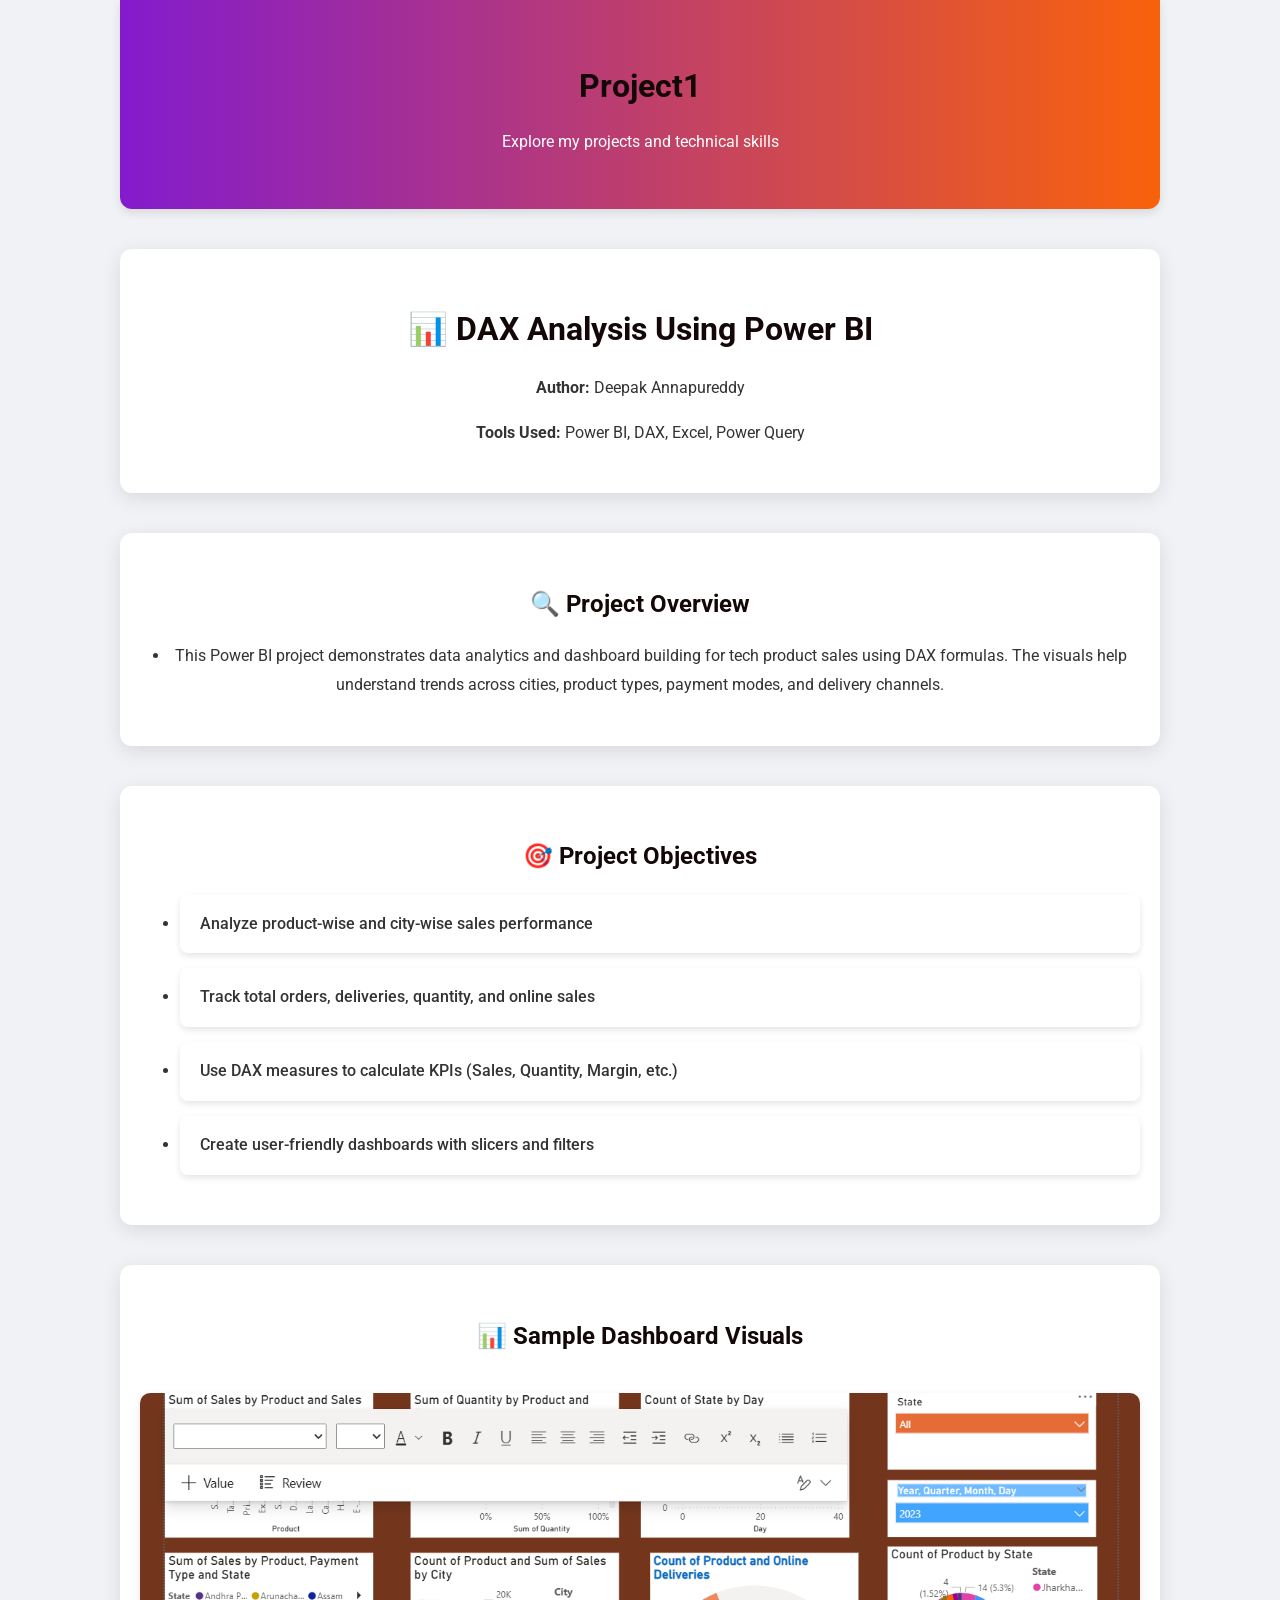
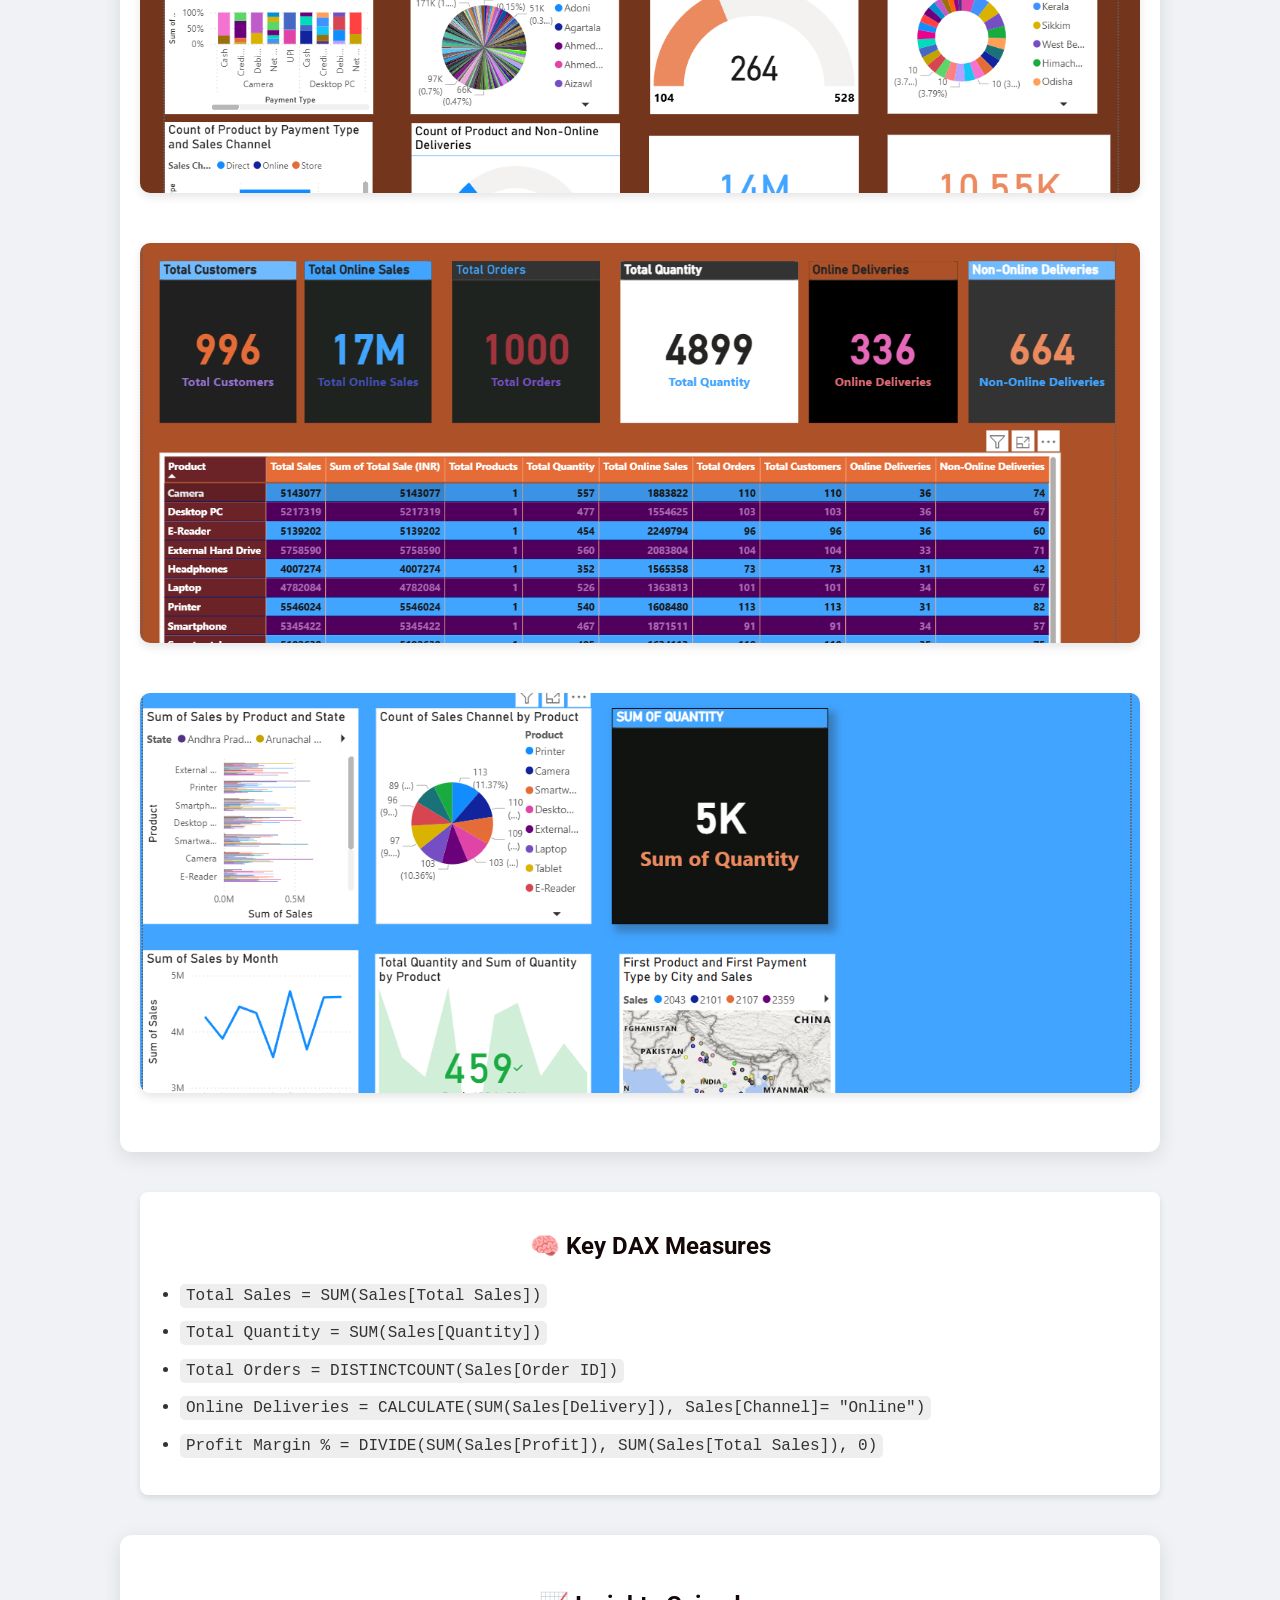
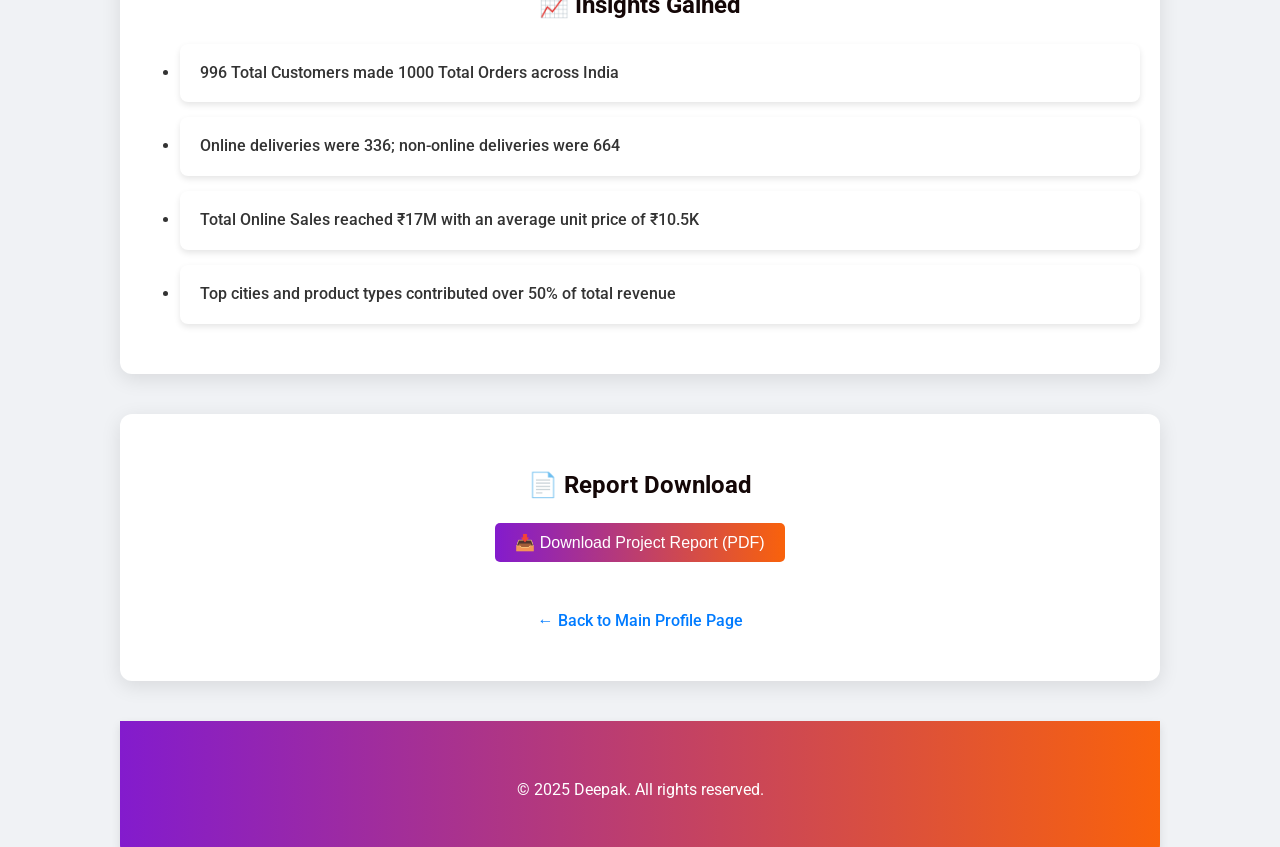
<file: project1.html>
<!doctype html>
<html lang="en">
  <head>
    <meta charset="UTF-8" />
    <meta name="viewport" content="width=device-width, initial-scale=1.0" />
    <title>DAX Analysis Using Power BI - Deepak</title>
    <link
      href="https://fonts.googleapis.com/css2?family=Roboto:wght@300;400;700&display=swap"
      rel="stylesheet"
    />
    <style>
      body {
        display: inline-flex;
        font-family: "Roboto", sans-serif;
        background-color: #f0f2f5;
        color: #333;
        line-height: 1.6;
        margin: 0;
        padding: 0;
        box-sizing: border-box;
        display: flex;
        flex-direction: column;
        align-items: center;
      }

      .project-container {
        max-width: 1000px;
        margin: 40px auto;
        background: #fff;
        padding: 30px 20px;
        border-radius: 12px;
        box-shadow: 0 5px 20px rgba(0, 0, 0, 0.1);
        line-height: 1.8;
      }
      .project-objectives li {
        list-style-type: disc;
        margin-left: 20px;
        background-color: #fff;
        padding: 15px 20px;
        margin-bottom: 15px;
        border-radius: 8px;
        box-shadow: 0 3px 6px rgba(0, 0, 0, 0.1);
        text-align: left;
        font-weight: 500;
      }
      .dax-analysis-report {
        list-style-type: disc;
        margin-left: 20px;
        background-color: #fff;
        padding: 15px 20px;
        margin-bottom: 15px;
        border-radius: 8px;
        box-shadow: 0 3px 6px rgba(0, 0, 0, 0.1);
        text-align: left;
        font-weight: 500;
      }
      h1,
      h2 {
        color: #140707;
        font-weight: 700;
        margin-bottom: 15px;
      }

      p {
        font-size: 16px;
        margin-bottom: 15px;
      }

      ul {
        padding-left: 20px;
        margin-bottom: 20px;
      }
      ol {
        padding-left: 20px;
        margin-bottom: 20px;
      }

      li {
        margin-bottom: 10px;
        list-style-type: disc;
        font-size: 16px;
      }

      code {
        background-color: #eee;
        padding: 3px 6px;
        border-radius: 5px;
        font-family: Consolas, monospace;
      }

      img {
        width: 100%;
        max-height: 400px;
        object-fit: cover;
        border-radius: 10px;
        margin: 20px 0;
        box-shadow: 0 4px 10px rgba(0, 0, 0, 0.1);
      }

      a {
        color: #007bff;
        font-weight: 500;
        text-decoration: none;
      }

      a:hover {
        color: #0056b3;
        text-decoration: underline;
      }

      button {
        padding: 10px 20px;
        background-image: linear-gradient(to right, #831bcd, #f9620b);
        border: none;
        color: #fff;
        font-size: 16px;
        border-radius: 5px;
        cursor: pointer;
      }

      button:hover {
        background-image: linear-gradient(to right, #f9620b, #831bcd);
      }

      .back-link {
        display: inline-block;
        margin-top: 30px;
        font-size: 16px;
        font-weight: bold;
      }

      header,
      footer {
        background: linear-gradient(to right, #831bcd, #f9620b);
        color: #fff;
        padding: 40px 0;
        text-align: center;
        width: 100%;
        border-radius: 0 0 12px 12px;
        box-shadow: 0 4px 10px rgba(0, 0, 0, 0.1);
      }

      @media only screen and (max-width: 768px) {
        .project-container {
          padding: 20px 10px;
        }

        img {
          max-height: 250px;
        }
      }
    </style>
  </head>

  <body>
    <center>
      <header>
        <h1>Project1</h1>
        <p>Explore my projects and technical skills</p>
      </header>

      <div class="project-container">
        <h1>📊 DAX Analysis Using Power BI</h1>
        <p><strong>Author:</strong> Deepak Annapureddy</p>
        <p><strong>Tools Used:</strong> Power BI, DAX, Excel, Power Query</p>
      </div>

      <div class="project-container">
        <h2>🔍 Project Overview</h2>
        <p style="text-align: left">
          <li>
            This Power BI project demonstrates data analytics and dashboard
            building for tech product sales using DAX formulas. The visuals help
            understand trends across cities, product types, payment modes, and
            delivery channels.
          </li>
        </p>
      </div>

      <div class="project-objectives project-container">
        <h2>🎯 Project Objectives</h2>
        <ul>
          <li>Analyze product-wise and city-wise sales performance</li>
          <li>Track total orders, deliveries, quantity, and online sales</li>
          <li>
            Use DAX measures to calculate KPIs (Sales, Quantity, Margin, etc.)
          </li>
          <li>Create user-friendly dashboards with slicers and filters</li>
        </ul>
      </div>

      <div class="project-container">
        <h2>📊 Sample Dashboard Visuals</h2>
        <img src="Main Dash board.png" alt="Dashboard Overview" />
        <img src="KPI.png" alt="Final Summary KPI Table" />
        <img src="Region.png" alt="Product Analysis Based on Region" />
      </div>

      <div class="dax-analysis-report">
        <h2><center>🧠 Key DAX Measures</center></h2>
        <ul>
          <li><code>Total Sales = SUM(Sales[Total Sales])</code></li>
          <li><code>Total Quantity = SUM(Sales[Quantity])</code></li>
          <li><code>Total Orders = DISTINCTCOUNT(Sales[Order ID])</code></li>
          <li>
            <code
              >Online Deliveries = CALCULATE(SUM(Sales[Delivery]),
              Sales[Channel]= "Online")</code
            >
          </li>
          <li>
            <code
              >Profit Margin % = DIVIDE(SUM(Sales[Profit]), SUM(Sales[Total
              Sales]), 0)</code
            >
          </li>
        </ul>
      </div>

      <div class="project-objectives project-container">
        <h2>📈 Insights Gained</h2>
        <ul>
          <li>996 Total Customers made 1000 Total Orders across India</li>
          <li>Online deliveries were 336; non-online deliveries were 664</li>
          <li>
            Total Online Sales reached ₹17M with an average unit price of ₹10.5K
          </li>
          <li>
            Top cities and product types contributed over 50% of total revenue
          </li>
        </ul>
      </div>

      <div class="project-container">
        <h2>📄 Report Download</h2>
        <p>
          <a
            href="https://1drv.ms/u/c/8c11ea2a6a79a48c/IQCRpccod6hVRLamNybdSEGWAWXRPaIxbjH9T1yzDRlZi2o?e=bbzyOn"
            download
          >
            <button type="button">📥 Download Project Report (PDF)</button>
          </a>
        </p>

        <p class="back-link">
          <a href="index.html">← Back to Main Profile Page</a>
        </p>
      </div>

      <footer>
        <p>&copy; 2025 Deepak. All rights reserved.</p>
      </footer>
    </center>
  </body>
</html>
</file>
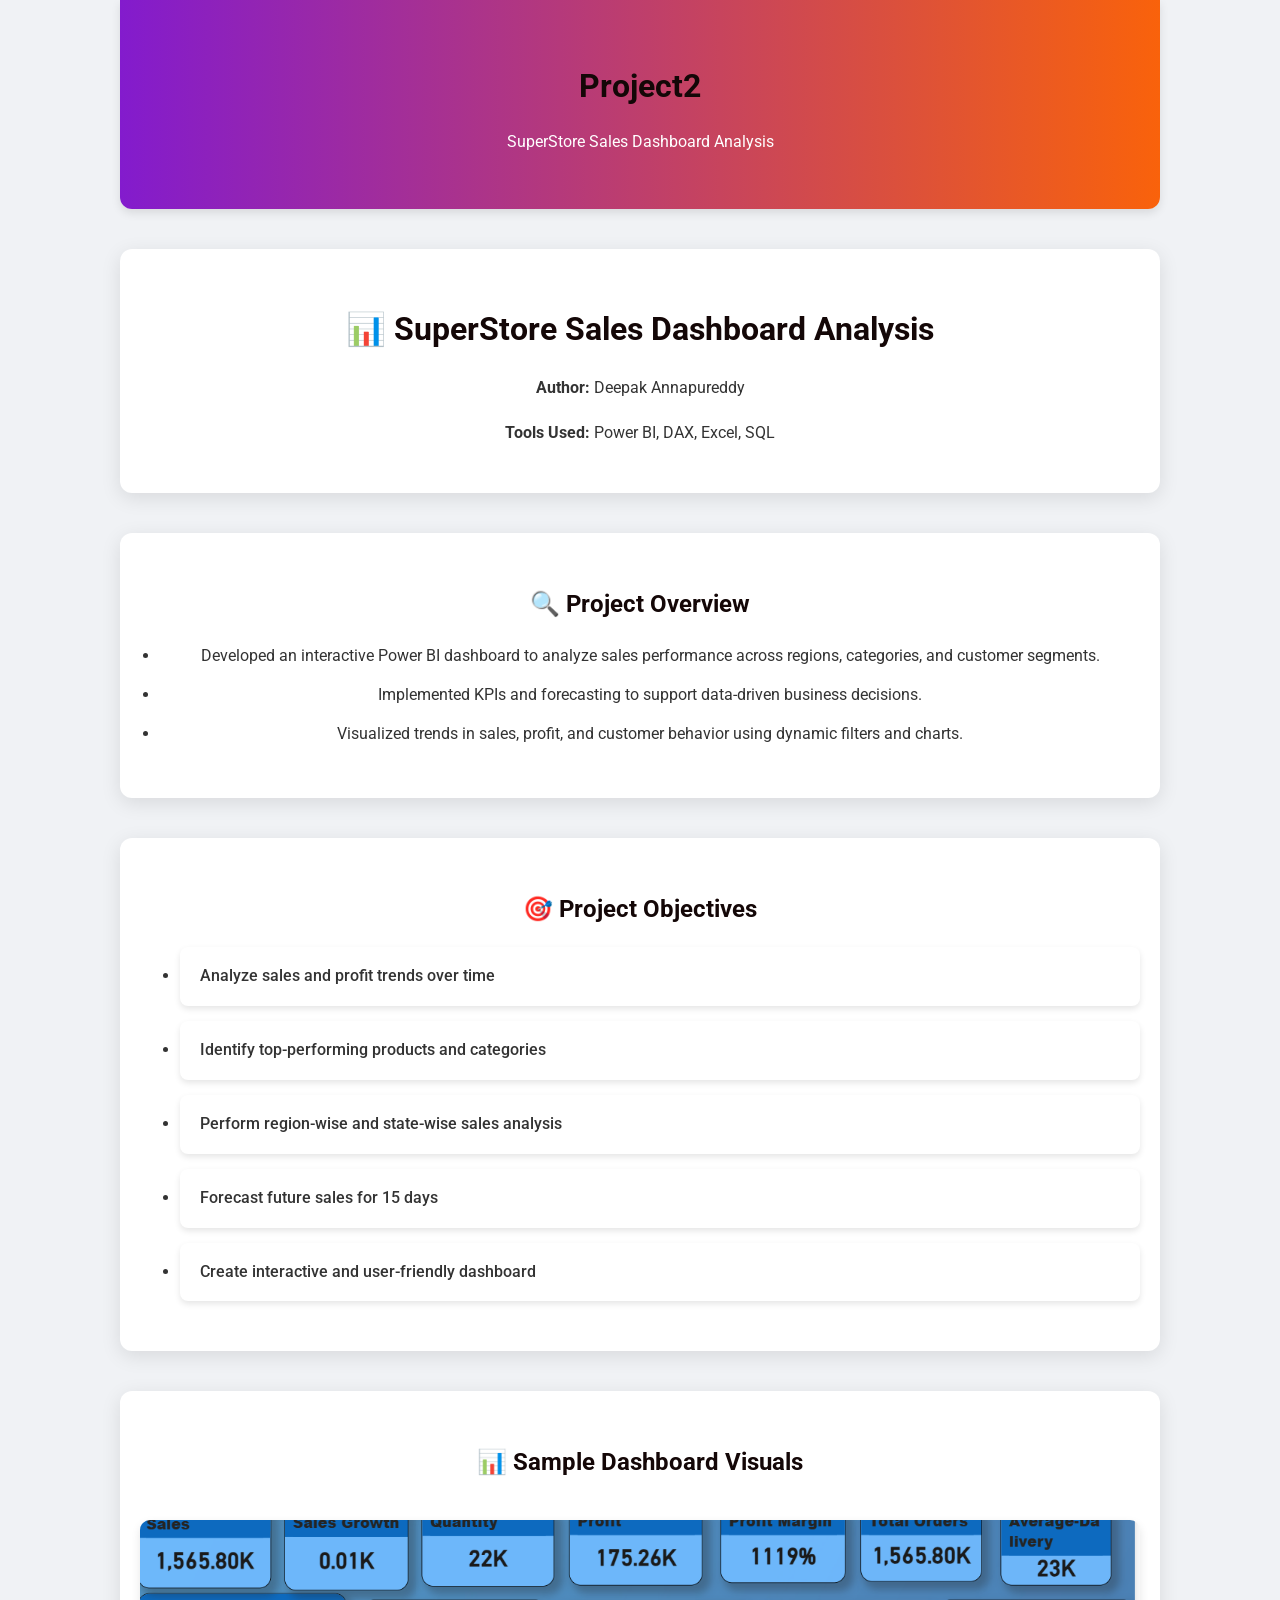
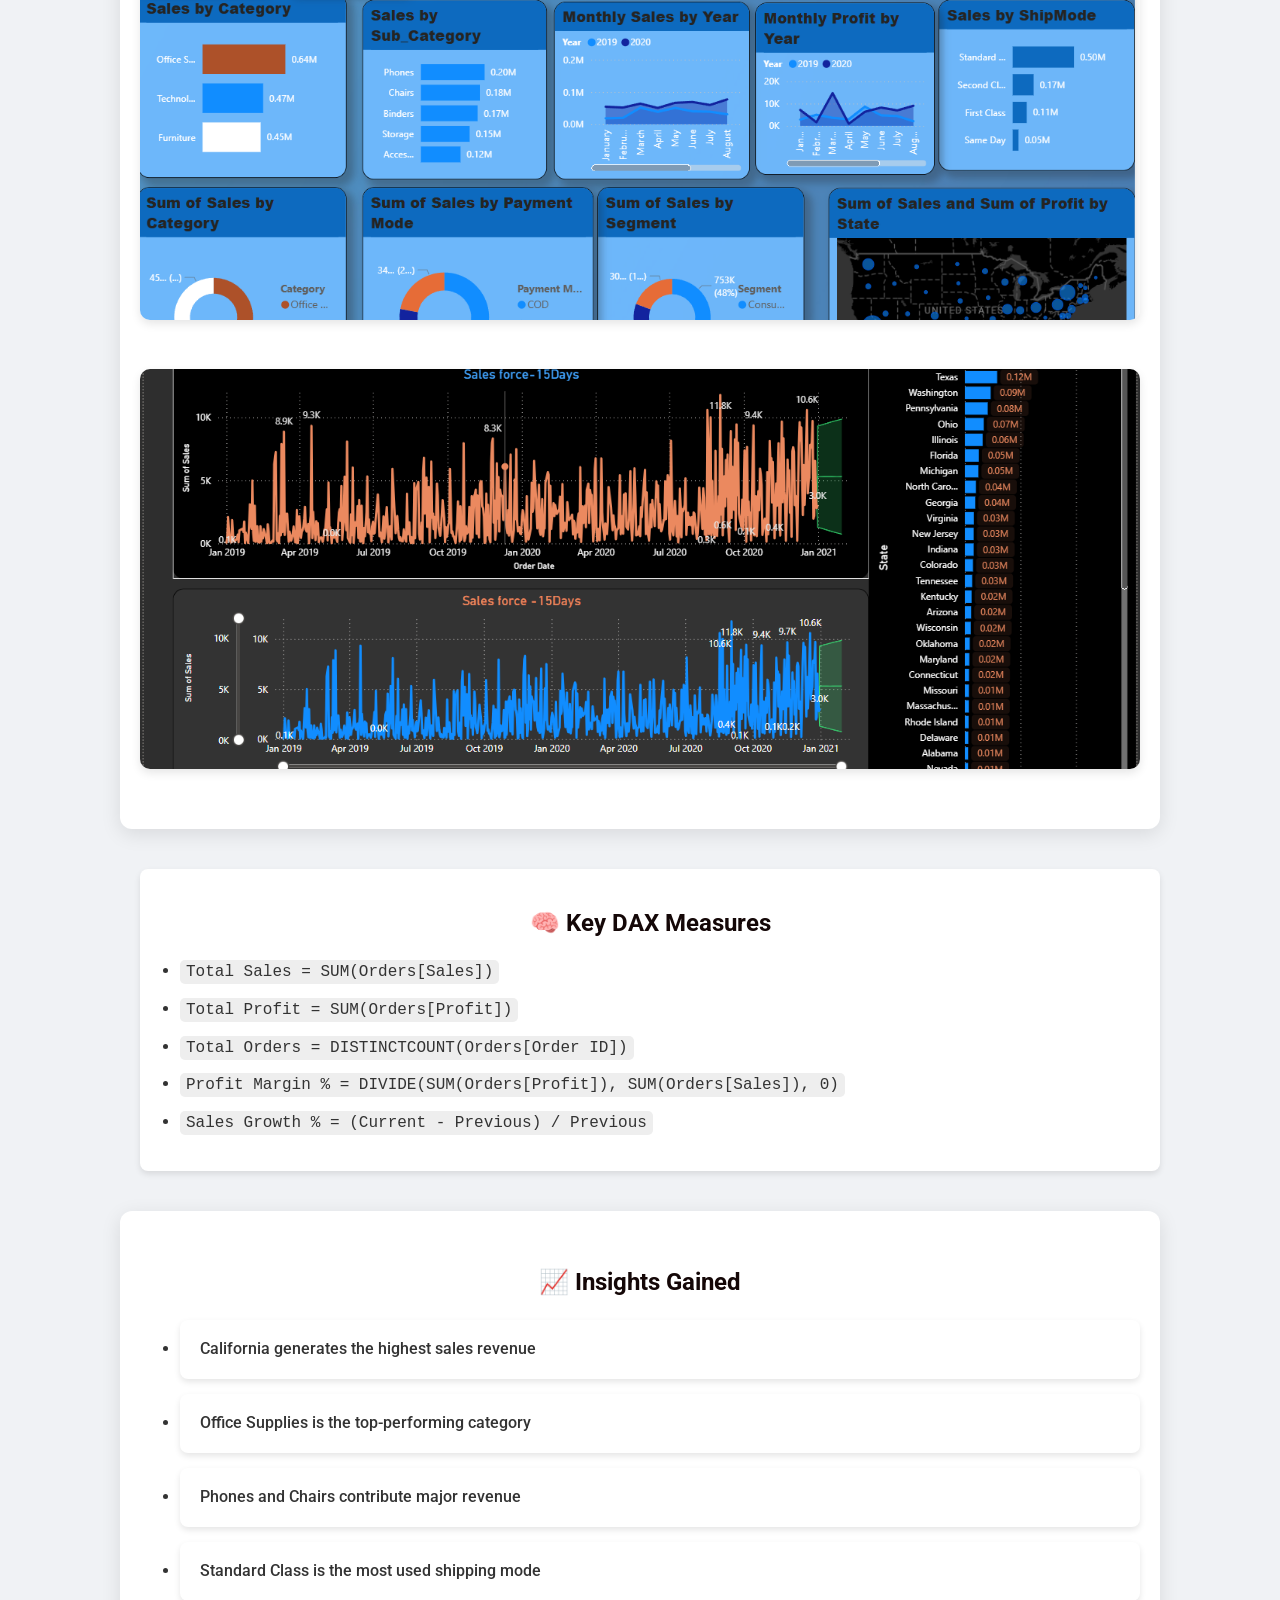
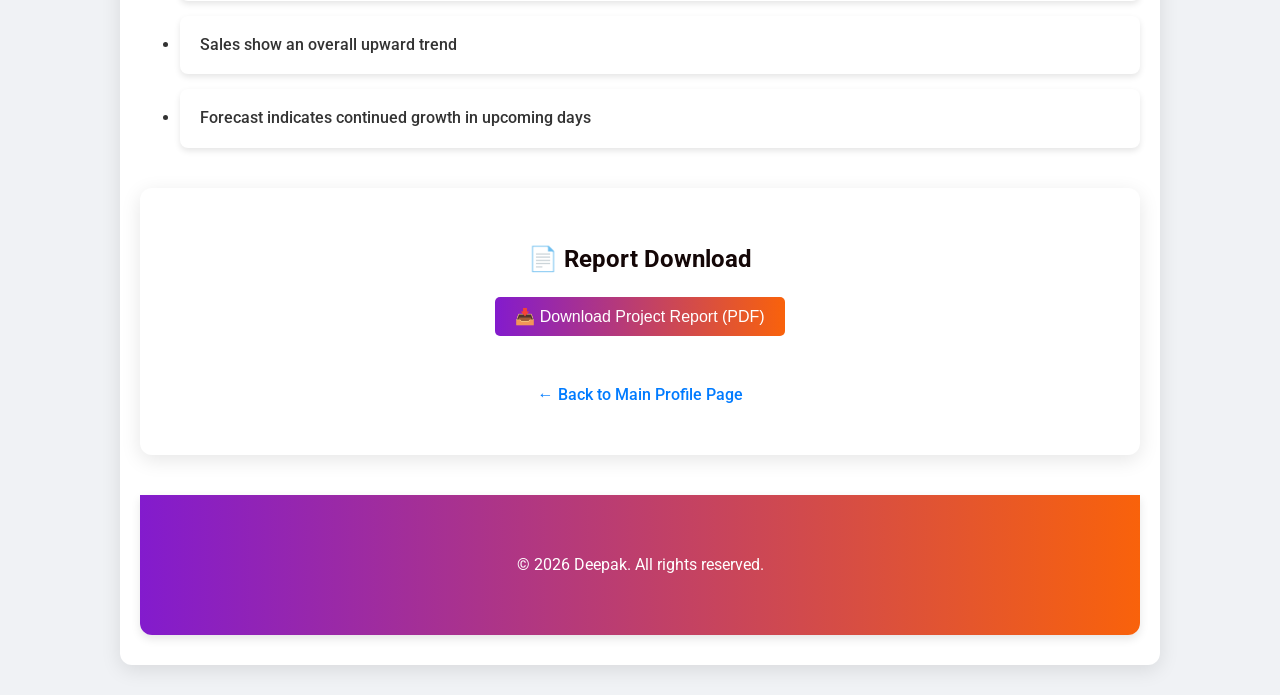
<file: project2.html>
<!doctype html>
<html lang="en">
  <head>
    <meta charset="UTF-8" />
    <meta name="viewport" content="width=device-width, initial-scale=1.0" />
    <title>SuperStore Sales Dashboard - Deepak</title>
    <link
      href="https://fonts.googleapis.com/css2?family=Roboto:wght@300;400;700&display=swap"
      rel="stylesheet"
    />
    <style>
      body {
        display: inline-flex;
        font-family: "Roboto", sans-serif;
        background-color: #f0f2f5;
        color: #333;
        line-height: 1.6;
        margin: 0;
        padding: 0;
        box-sizing: border-box;
        display: flex;
        flex-direction: column;
        align-items: center;
      }

      .project-container {
        max-width: 1000px;
        margin: 40px auto;
        background: #fff;
        padding: 30px 20px;
        border-radius: 12px;
        box-shadow: 0 5px 20px rgba(0, 0, 0, 0.1);
        line-height: 1.8;
      }
      .project-objectives li {
        list-style-type: disc;
        margin-left: 20px;
        background-color: #fff;
        padding: 15px 20px;
        margin-bottom: 15px;
        border-radius: 8px;
        box-shadow: 0 3px 6px rgba(0, 0, 0, 0.1);
        text-align: left;
        font-weight: 500;
      }
      .dax-analysis-report {
        list-style-type: disc;
        margin-left: 20px;
        background-color: #fff;
        padding: 15px 20px;
        margin-bottom: 15px;
        border-radius: 8px;
        box-shadow: 0 3px 6px rgba(0, 0, 0, 0.1);
        text-align: left;
        font-weight: 500;
      }
      h1,
      h2 {
        color: #140707;
        font-weight: 700;
        margin-bottom: 15px;
      }

      p {
        font-size: 16px;
        margin-bottom: 15px;
      }

      ul {
        padding-left: 20px;
        margin-bottom: 20px;
      }
      ol {
        padding-left: 20px;
        margin-bottom: 20px;
      }

      li {
        margin-bottom: 10px;
        list-style-type: disc;
        font-size: 16px;
      }

      code {
        background-color: #eee;
        padding: 3px 6px;
        border-radius: 5px;
        font-family: Consolas, monospace;
      }

      img {
        width: 100%;
        max-height: 400px;
        object-fit: cover;
        border-radius: 10px;
        margin: 20px 0;
        box-shadow: 0 4px 10px rgba(0, 0, 0, 0.1);
      }

      a {
        color: #007bff;
        font-weight: 500;
        text-decoration: none;
      }

      a:hover {
        color: #0056b3;
        text-decoration: underline;
      }

      button {
        padding: 10px 20px;
        background-image: linear-gradient(to right, #831bcd, #f9620b);
        border: none;
        color: #fff;
        font-size: 16px;
        border-radius: 5px;
        cursor: pointer;
      }

      button:hover {
        background-image: linear-gradient(to right, #f9620b, #831bcd);
      }

      .back-link {
        display: inline-block;
        margin-top: 30px;
        font-size: 16px;
        font-weight: bold;
      }

      header,
      footer {
        background: linear-gradient(to right, #831bcd, #f9620b);
        color: #fff;
        padding: 40px 0;
        text-align: center;
        width: 100%;
        border-radius: 0 0 12px 12px;
        box-shadow: 0 4px 10px rgba(0, 0, 0, 0.1);
      }

      @media only screen and (max-width: 768px) {
        .project-container {
          padding: 20px 10px;
        }

        img {
          max-height: 250px;
        }
      }
    </style>
  </head>

  <body>
    <center>
      <header>
        <h1>Project2</h1>
        <p>SuperStore Sales Dashboard Analysis</p>
      </header>

      <div class="project-container">
        <h1>📊 SuperStore Sales Dashboard Analysis</h1>
        <p><strong>Author:</strong> Deepak Annapureddy</p>
        <p><strong>Tools Used:</strong> Power BI, DAX, Excel, SQL</p>
      </div>

      <div class="project-container">
        <h2>🔍 Project Overview</h2>
        <p style="text-align: left">
         <ul>
        <li>
          Developed an interactive Power BI dashboard to analyze sales
          performance across regions, categories, and customer segments.
        </li>
        <li>
          Implemented KPIs and forecasting to support data-driven business
          decisions.
        </li>
        <li>
          Visualized trends in sales, profit, and customer behavior using
          dynamic filters and charts.
        </li>
      </ul>
    </div>
        </p>
      </div>

      <div class="project-objectives project-container">
        <h2>🎯 Project Objectives</h2>
         <ul>
        <li>Analyze sales and profit trends over time</li>
        <li>Identify top-performing products and categories</li>
        <li>Perform region-wise and state-wise sales analysis</li>
        <li>Forecast future sales for 15 days</li>
        <li>Create interactive and user-friendly dashboard</li>
      </ul>
      </div>

      <div class="project-container">
        <h2>📊 Sample Dashboard Visuals</h2>
        <img src="Dashboard.png" alt="Dashboard Overview" />
        <img
          src="forecast.png"
          alt="Sales Forecasting"
        />
       
      </div>

      <div class="dax-analysis-report">
        <h2><center>🧠 Key DAX Measures</center></h2>
         <ul>
        <li><code>Total Sales = SUM(Orders[Sales])</code></li>
        <li><code>Total Profit = SUM(Orders[Profit])</code></li>
        <li><code>Total Orders = DISTINCTCOUNT(Orders[Order ID])</code></li>
        <li>
          <code
            >Profit Margin % = DIVIDE(SUM(Orders[Profit]), SUM(Orders[Sales]),
            0)</code
          >
        </li>
        <li>
          <code>Sales Growth % = (Current - Previous) / Previous</code>
        </li>
      </ul>
      </div>

      <div class="project-objectives project-container">
        <h2>📈 Insights Gained</h2>
        <ul>
        <li>California generates the highest sales revenue</li>
        <li>Office Supplies is the top-performing category</li>
        <li>Phones and Chairs contribute major revenue</li>
        <li>Standard Class is the most used shipping mode</li>
        <li>Sales show an overall upward trend</li>
        <li>Forecast indicates continued growth in upcoming days</li>
      </ul
      </div>

      <div class="project-container">
        <h2>📄 Report Download</h2>
        <p>
          <a
            href="https://1drv.ms/u/c/8c11ea2a6a79a48c/IQCoFW3vMDZWSr3YVrxfTQKiAYfSz9x-iBvVs4qjJ1GYzMg?e=udRVRK"
            download
          >
            <button type="button">📥 Download Project Report (PDF)</button>
          </a>
        </p>

        <p class="back-link">
          <a href="index.html">← Back to Main Profile Page</a>
        </p>
      </div>

      <footer>
        <p>&copy; 2026 Deepak. All rights reserved.</p>
      </footer>
    </center>
  </body>
</html>
</file>
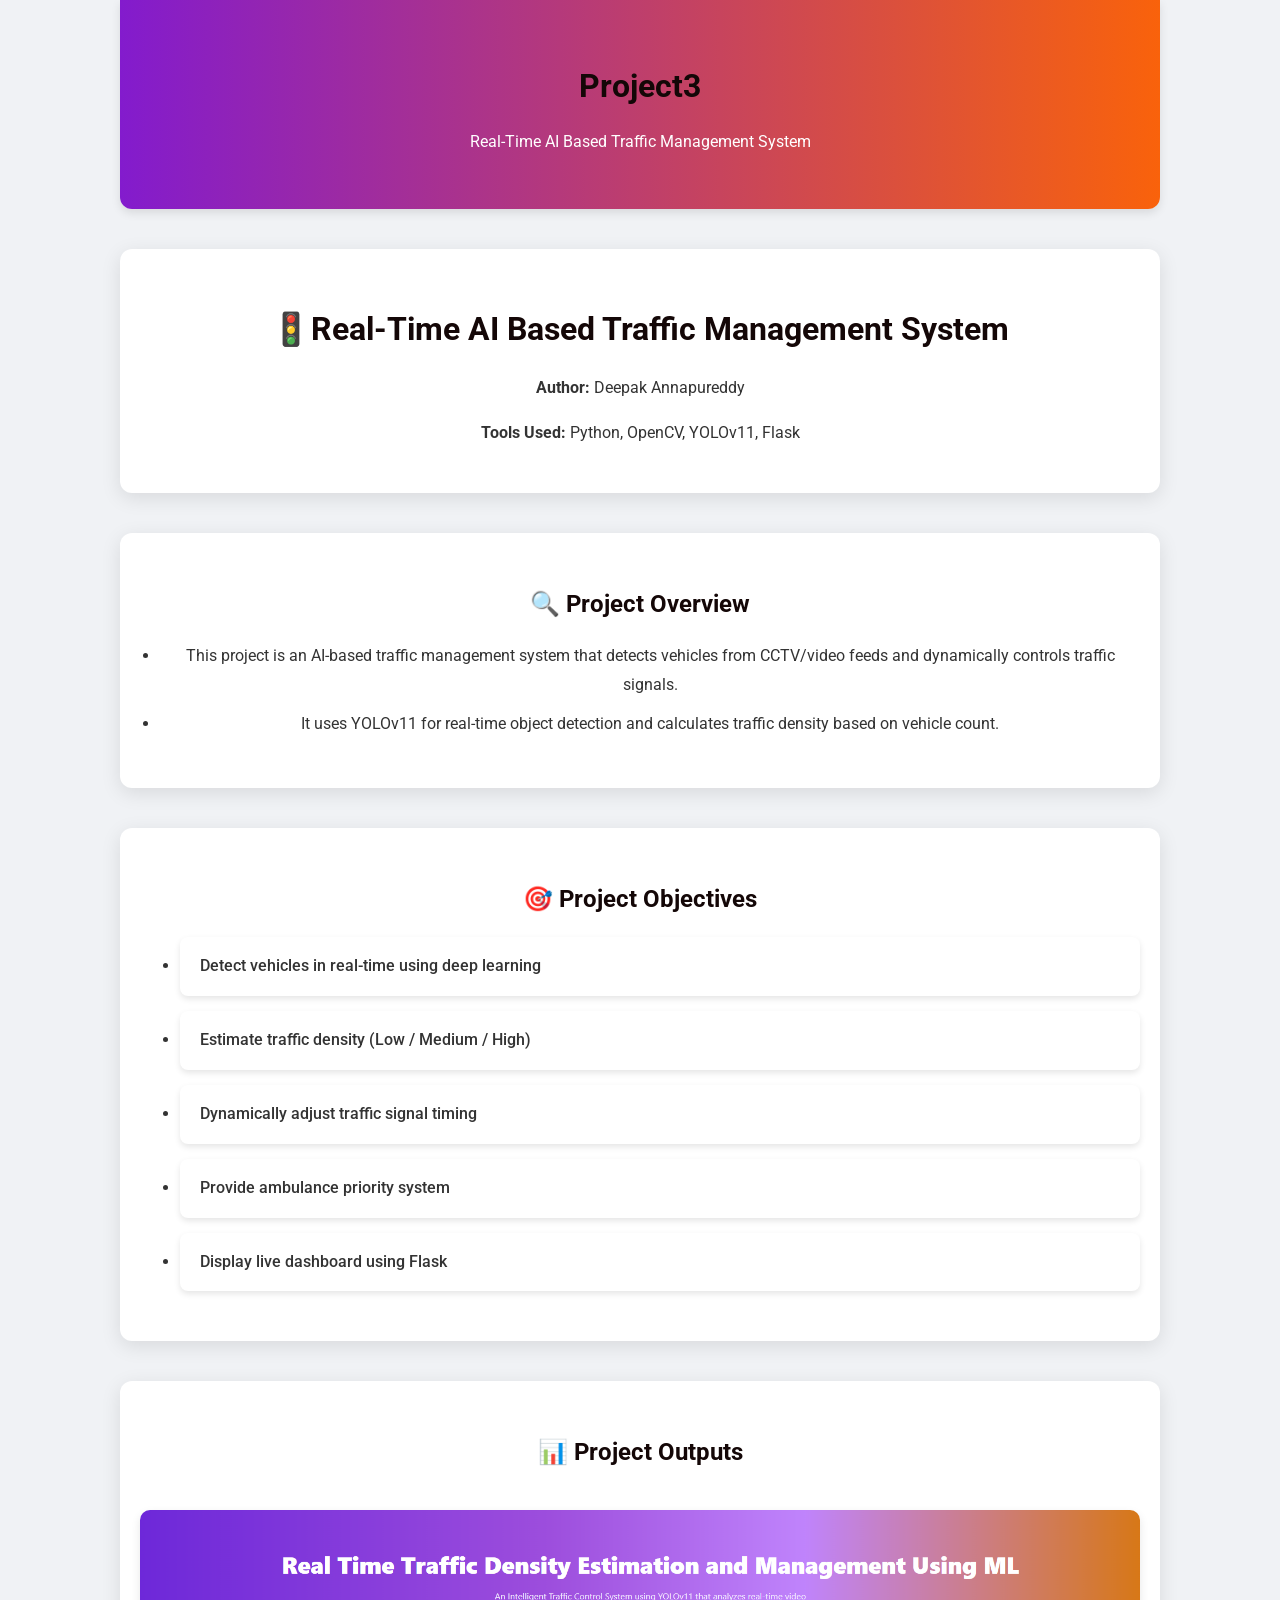
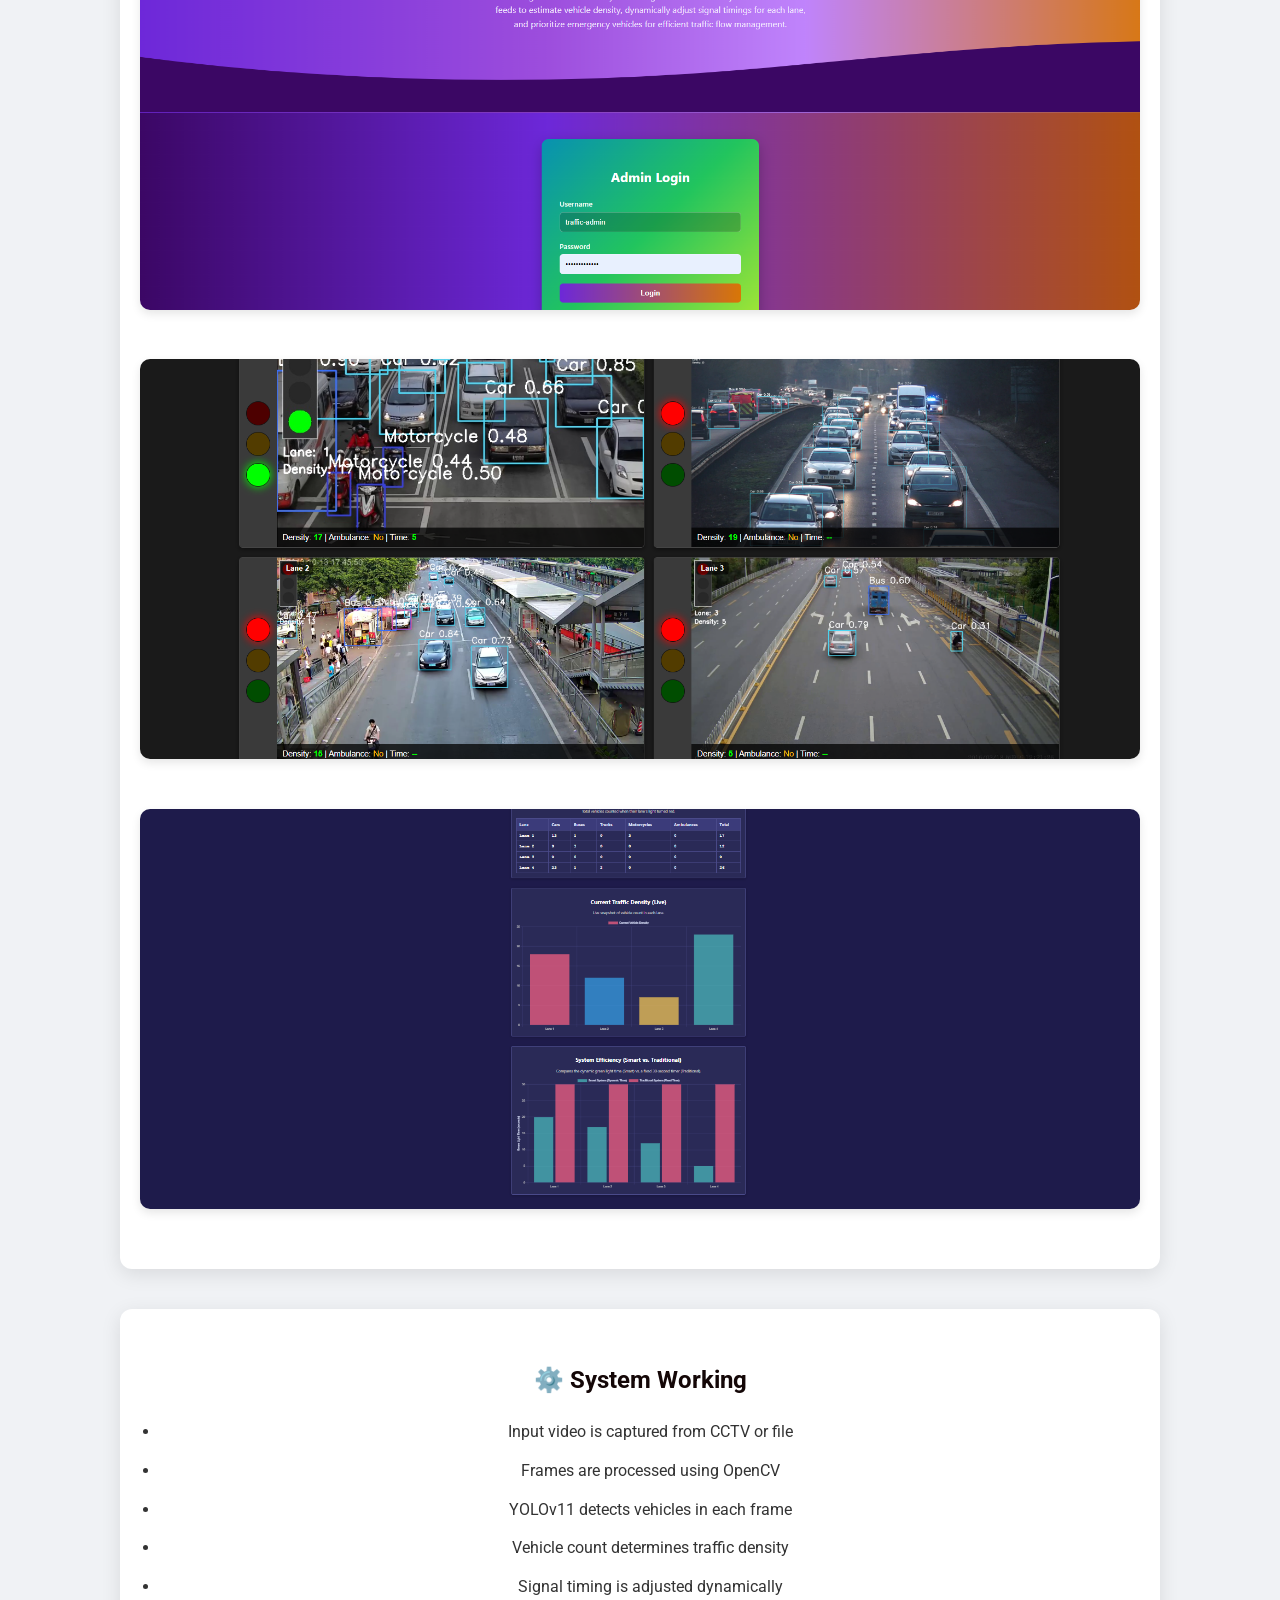
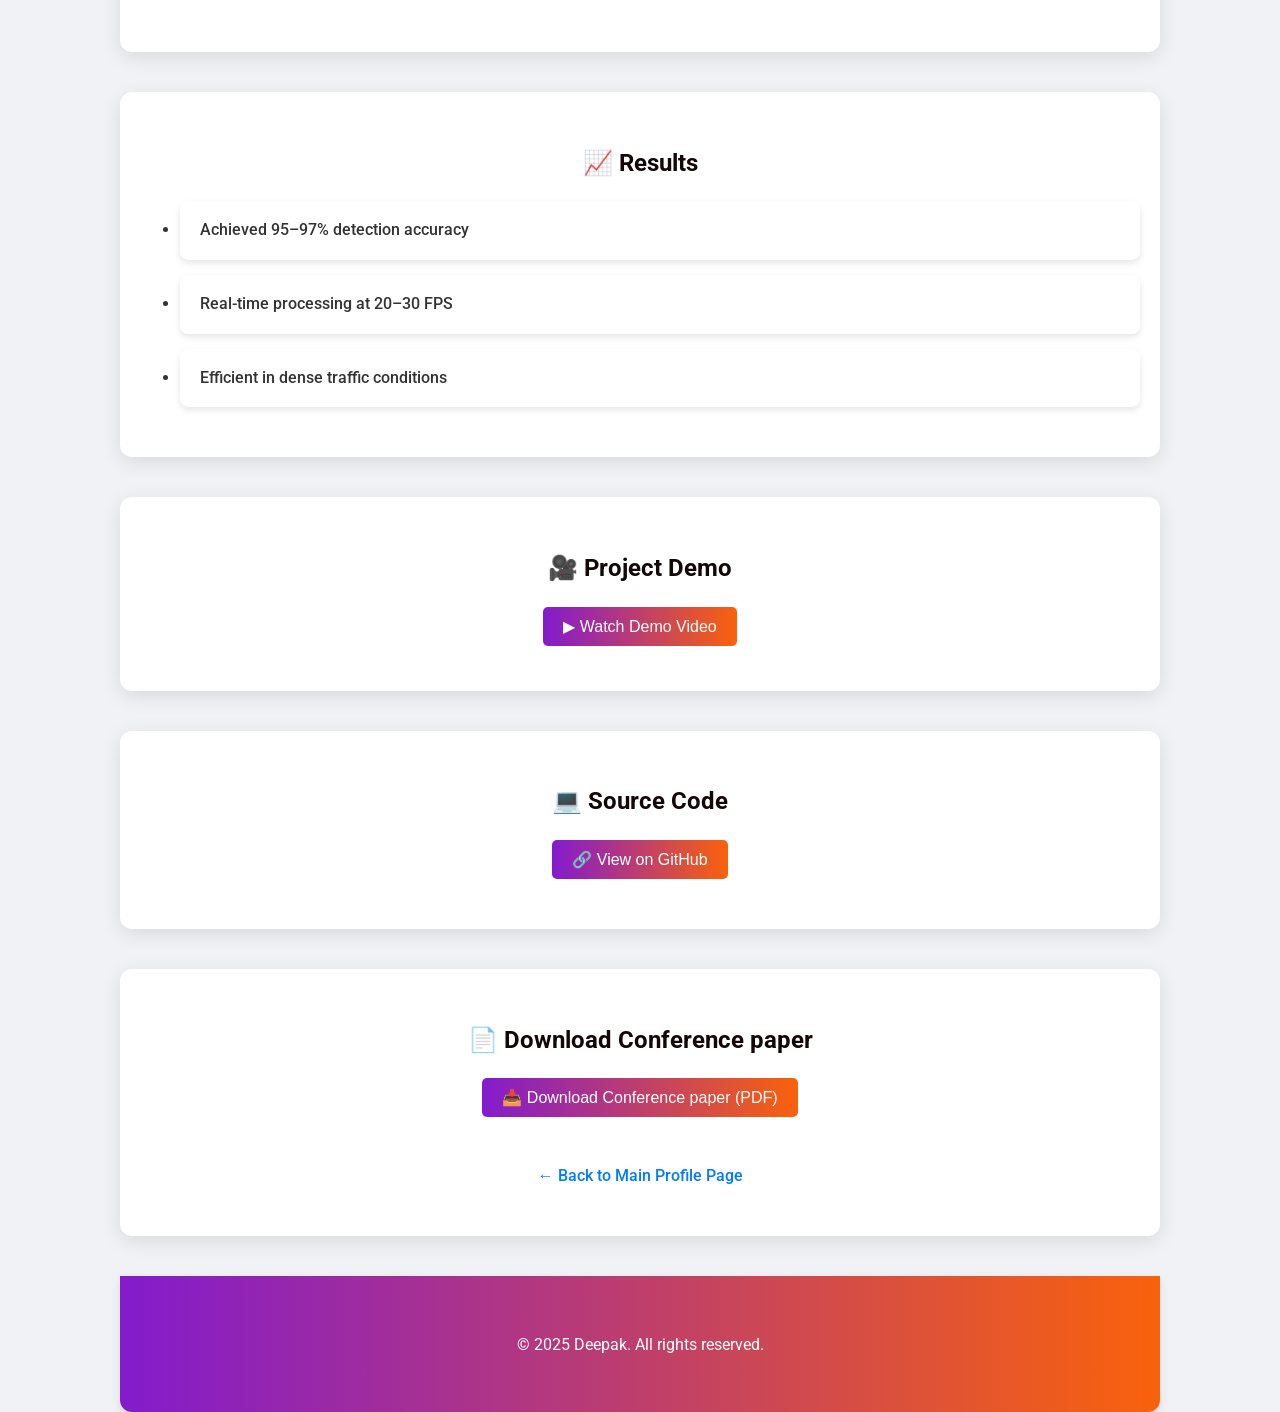
<file: project3.html>
<!doctype html>
<html lang="en">
  <head>
    <meta charset="UTF-8" />
    <meta name="viewport" content="width=device-width, initial-scale=1.0" />
    <title>Traffic Density Estimation - Deepak</title>
    <link
      href="https://fonts.googleapis.com/css2?family=Roboto:wght@300;400;700&display=swap"
      rel="stylesheet"
    />
    <style>
      body {
        display: inline-flex;
        font-family: "Roboto", sans-serif;
        background-color: #f0f2f5;
        color: #333;
        line-height: 1.6;
        margin: 0;
        padding: 0;
        box-sizing: border-box;
        display: flex;
        flex-direction: column;
        align-items: center;
      }

      .project-container {
        max-width: 1000px;
        margin: 40px auto;
        background: #fff;
        padding: 30px 20px;
        border-radius: 12px;
        box-shadow: 0 5px 20px rgba(0, 0, 0, 0.1);
        line-height: 1.8;
      }
      .project-objectives li {
        list-style-type: disc;
        margin-left: 20px;
        background-color: #fff;
        padding: 15px 20px;
        margin-bottom: 15px;
        border-radius: 8px;
        box-shadow: 0 3px 6px rgba(0, 0, 0, 0.1);
        text-align: left;
        font-weight: 500;
      }
      .dax-analysis-report {
        list-style-type: disc;
        margin-left: 20px;
        background-color: #fff;
        padding: 15px 20px;
        margin-bottom: 15px;
        border-radius: 8px;
        box-shadow: 0 3px 6px rgba(0, 0, 0, 0.1);
        text-align: left;
        font-weight: 500;
      }
      h1,
      h2 {
        color: #140707;
        font-weight: 700;
        margin-bottom: 15px;
      }

      p {
        font-size: 16px;
        margin-bottom: 15px;
      }

      ul {
        padding-left: 20px;
        margin-bottom: 20px;
      }
      ol {
        padding-left: 20px;
        margin-bottom: 20px;
      }

      li {
        margin-bottom: 10px;
        list-style-type: disc;
        font-size: 16px;
      }

      code {
        background-color: #eee;
        padding: 3px 6px;
        border-radius: 5px;
        font-family: Consolas, monospace;
      }

      img {
        width: 100%;
        max-height: 400px;
        object-fit: cover;
        border-radius: 10px;
        margin: 20px 0;
        box-shadow: 0 4px 10px rgba(0, 0, 0, 0.1);
      }

      a {
        color: #007bff;
        font-weight: 500;
        text-decoration: none;
      }

      a:hover {
        color: #0056b3;
        text-decoration: underline;
      }

      button {
        padding: 10px 20px;
        background-image: linear-gradient(to right, #831bcd, #f9620b);
        border: none;
        color: #fff;
        font-size: 16px;
        border-radius: 5px;
        cursor: pointer;
      }

      button:hover {
        background-image: linear-gradient(to right, #f9620b, #831bcd);
      }

      .back-link {
        display: inline-block;
        margin-top: 30px;
        font-size: 16px;
        font-weight: bold;
      }

      header,
      footer {
        background: linear-gradient(to right, #831bcd, #f9620b);
        color: #fff;
        padding: 40px 0;
        text-align: center;
        width: 100%;
        border-radius: 0 0 12px 12px;
        box-shadow: 0 4px 10px rgba(0, 0, 0, 0.1);
      }

      @media only screen and (max-width: 768px) {
        .project-container {
          padding: 20px 10px;
        }

        img {
          max-height: 250px;
        }
      }
    </style>
  </head>

  <body>
    <center>
      <header>
        <h1>Project3</h1>
        <p>Real-Time AI Based Traffic Management System</p>
      </header>

      <div class="project-container">
        <h1>🚦Real-Time AI Based Traffic Management System</h1>
        <p><strong>Author:</strong> Deepak Annapureddy</p>
        <p><strong>Tools Used:</strong> Python, OpenCV, YOLOv11, Flask</p>
      </div>

      <div class="project-container">
        <h2>🔍 Project Overview</h2>
        <p style="text-align: left">
          <ul>
        <li>
          This project is an AI-based traffic management system that detects
          vehicles from CCTV/video feeds and dynamically controls traffic
          signals.
        </li>
        <li>
          It uses YOLOv11 for real-time object detection and calculates traffic
          density based on vehicle count.
        </li>
      </ul>
        </p>
      </div>

      <div class="project-objectives project-container">
        <h2>🎯 Project Objectives</h2>
       <ul>
        <li>Detect vehicles in real-time using deep learning</li>
        <li>Estimate traffic density (Low / Medium / High)</li>
        <li>Dynamically adjust traffic signal timing</li>
        <li>Provide ambulance priority system</li>
        <li>Display live dashboard using Flask</li>
      </ul>
      </div>

      <div class="project-container">
        <h2>📊 Project Outputs</h2>
      <img src="traffic1.png" alt="Login Page" />
      <img src="traffic2.png" alt="Traffic Density Analysis" />
      <img src="traffic3.png" alt="Dashboard Output" />
      </div>

      <div class="project-container">
        <h2><center>⚙️ System Working</center></h2>
      <ul>
        <li>Input video is captured from CCTV or file</li>
        <li>Frames are processed using OpenCV</li>
        <li>YOLOv11 detects vehicles in each frame</li>
        <li>Vehicle count determines traffic density</li>
        <li>Signal timing is adjusted dynamically</li>
      </ul>
    </div>
  

    
    <div class="project-objectives project-container">
      <h2>📈 Results</h2>
      <ul>
        <li>Achieved 95–97% detection accuracy</li>
        <li>Real-time processing at 20–30 FPS</li>
        <li>Efficient in dense traffic conditions</li>
      </ul>
    </div>

    <div class="project-container">
      <h2>🎥 Project Demo</h2>
      <p>
      <a
        href="https://drive.google.com/file/d/1b9vFyJUW-GXnjXJZzBlZA5zIaitw8EEU/view?usp=sharing"
        target="_blank"
      >
        <button>▶ Watch Demo Video</button>
      </a>
      </p>
    </div>

    <div class="project-container">
      <h2>💻 Source Code</h2>
      <p>
      <a
        href="https://github.com/deepak765204/Real-Time-Traffic-Density-Estimation"
        target="_blank"
      >
        <button>🔗 View on GitHub</button>
      </a>
      </p>

      <p style="margin-top: 20px">
        
      </p>
    </div>

      <div class="project-container">
        <h2>📄 Download Conference paper</h2>
        <p>
          <a
            href="https://1drv.ms/b/c/8c11ea2a6a79a48c/IQDe9_GfY-qPTqFGuMIngouZAcQFtiYbCpMEBGW9yUeIBCg?e=hXmCsP"
            download
          >
            <button type="button">📥 Download Conference paper (PDF)</button>
          </a>
        </p>

        <p class="back-link">
          <a href="index.html">← Back to Main Profile Page</a>
        </p>
      </div>

      <footer>
        <p>&copy; 2025 Deepak. All rights reserved.</p>
      </footer>
    </center>
  </body>
</html>
</file>
